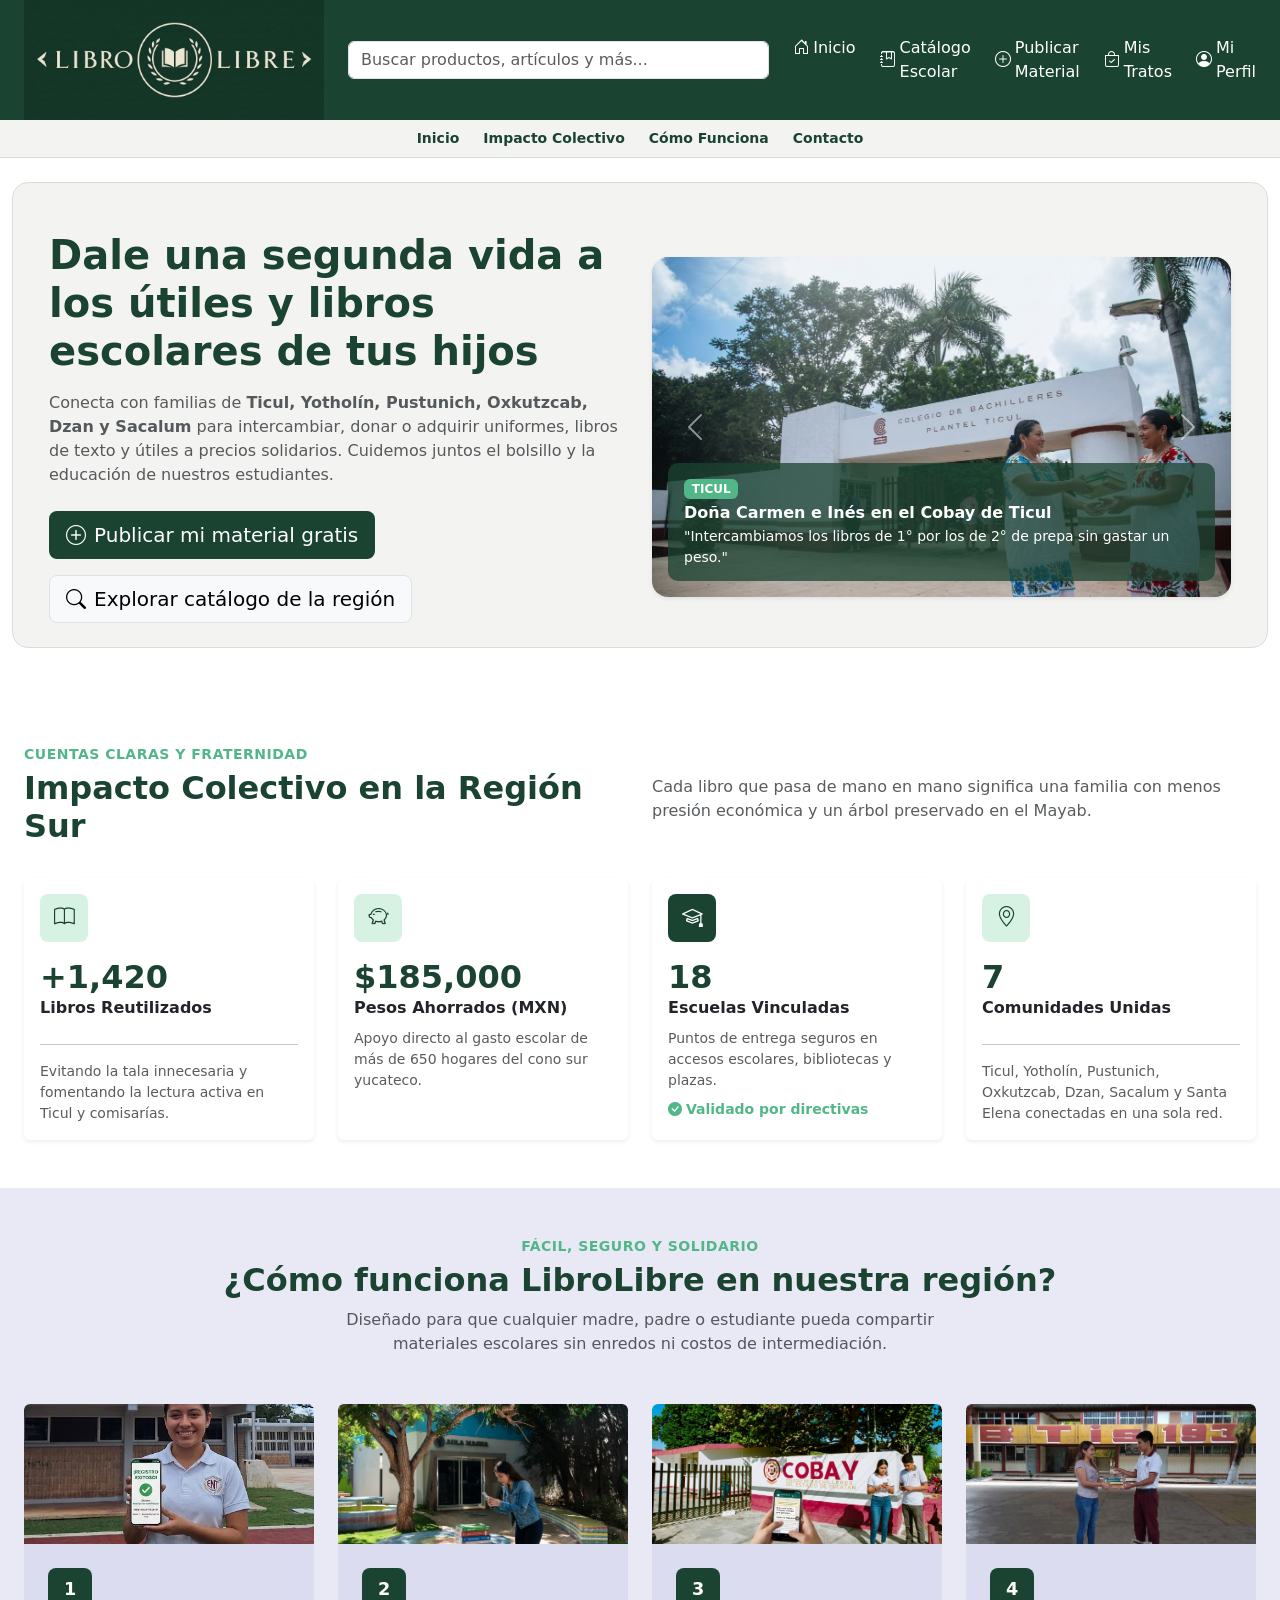
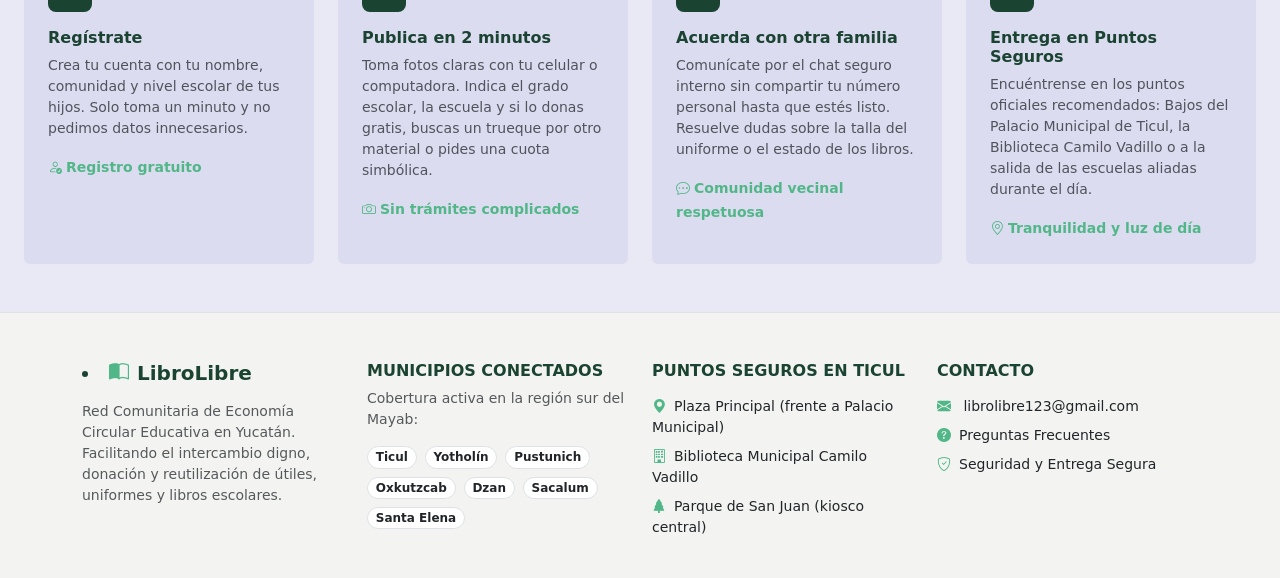
<file: htmls/index.html>
<!DOCTYPE html>
<html lang="en">
<head>
    <meta charset="UTF-8">
    <meta name="viewport" content="width=device-width, initial-scale=1.0">
    <title>Document</title>
    <link rel="stylesheet" href="../styles/style.css">
    <link href="https://cdn.jsdelivr.net/npm/bootstrap@5.3.8/dist/css/bootstrap.min.css" rel="stylesheet" integrity="sha384-sRIl4kxILFvY47J16cr9ZwB07vP4J8+LH7qKQnuqkuIAvNWLzeN8tE5YBujZqJLB" crossorigin="anonymous">
    <!-- Bootstrap Icons -->


    <link href="https://cdn.jsdelivr.net/npm/bootstrap-icons@1.11.3/font/bootstrap-icons.css" rel="stylesheet">
  </head>
<body>
    <script src="https://cdn.jsdelivr.net/npm/bootstrap@5.3.8/dist/js/bootstrap.bundle.min.js" integrity="sha384-FKyoEForCGlyvwx9Hj09JcYn3nv7wiPVlz7YYwJrWVcXK/BmnVDxM+D2scQbITxI" crossorigin="anonymous"></script>
    <div class="barra-superior d-flex align-items-center px-4">
    <img src="../img/BanerSimple.jpg" alt="Logo" height="120">

    <div class="input-group ms-4" style="max-width: 500px;">
        <input type="text" class="form-control" placeholder="Buscar productos, artículos y más...">
    </div>

    <ul class="navbar-nav flex-row gap-4 ms-4 mb-0">
    <li class="nav-item">
        <a class="nav-link text-white d-flex align-items-center gap-1" href="index.html">
            <i class="bi bi-house-door"></i> Inicio
        </a>
    </li>
    <li class="nav-item">
        <a class="nav-link text-white d-flex align-items-center gap-1" href="#">
            <i class="bi bi-journal-bookmark"></i> Catálogo Escolar
        </a>
    </li>
    <li class="nav-item">
        <a class="nav-link text-white d-flex align-items-center gap-1" href="publicar.html">
            <i class="bi bi-plus-circle"></i> Publicar Material
        </a>
    </li>
    <li class="nav-item">
        <a class="nav-link text-white d-flex align-items-center gap-1" href="#">
            <i class="bi bi-bag-check"></i> Mis Tratos
        </a>
    </li>
    <li class="nav-item">
        <a class="nav-link text-white d-flex align-items-center gap-1" href="#">
            <i class="bi bi-person-circle"></i> Mi Perfil
        </a>
    </li>
</ul>
</div>

    <main>

      <div class="w-100 sticky-top" style="top:0; z-index:1020;">
  <div class="d-flex flex-wrap justify-content-center gap-2 gap-md-4 py-2 px-3"
       style="background-color:#f3f4f1; border-bottom:1px solid #d8ded9;">
    <a href="#inicio" class="text-decoration-none fw-semibold small" style="color:#1b4332;">Inicio</a>
    <a href="#impacto" class="text-decoration-none fw-semibold small" style="color:#1b4332;">Impacto Colectivo</a>
    <a href="#como-funciona" class="text-decoration-none fw-semibold small" style="color:#1b4332;">Cómo Funciona</a>
    <a href="#contacto" class="text-decoration-none fw-semibold small" style="color:#1b4332;">Contacto</a>
  </div>
</div>

      <!-- carrusel -->

      <section id="inicio" class="container-fluid px-4 py-5">
  <div class="row align-items-center g-4 p-4 rounded-4" style="background-color:#f3f4f1; border:1px solid #d8ded9;">

    <!-- Columna izquierda: texto -->
    <div class="col-lg-6">
      <h1 class="fw-bold mb-3" style="color:#1b4332;">
        Dale una segunda vida a los útiles y libros escolares de tus hijos
      </h1>
      <p class="text-muted mb-4">
        Conecta con familias de <strong>Ticul, Yotholín, Pustunich, Oxkutzcab, Dzan y Sacalum</strong>
        para intercambiar, donar o adquirir uniformes, libros de texto y útiles a precios solidarios.
        Cuidemos juntos el bolsillo y la educación de nuestros estudiantes.
      </p>
      <div class="d-flex gap-3 flex-wrap">
        <a href="#" class="btn btn-lg text-white" style="background-color:#1b4332;">
          <i class="bi bi-plus-circle me-2"></i>Publicar mi material gratis
        </a>
        <a href="#" class="btn btn-lg btn-light border">
          <i class="bi bi-search me-2"></i>Explorar catálogo de la región
        </a>
      </div>
    </div>

    <!-- Columna derecha: carrusel -->
    <div class="col-lg-6">
      <div id="carruselHero" class="carousel slide rounded-4 overflow-hidden shadow-sm" data-bs-ride="carousel">
        <div class="carousel-inner">

          <div class="carousel-item active">
            <img src="../img/usos/carru1.jpg" class="d-block w-100" alt="Impacto real 1" style="height:340px; object-fit:cover;">
            <div class="carousel-caption text-start" style="background:rgba(27,67,50,.75); border-radius:10px; left:1rem; right:1rem; bottom:1rem; padding:.8rem 1rem;">
              <span class="badge mb-1" style="background-color:#52b788;">TICUL</span>
              <h6 class="fw-bold mb-1">Doña Carmen e Inés en el Cobay de Ticul</h6>
              <p class="small mb-0">"Intercambiamos los libros de 1° por los de 2° de prepa sin gastar un peso."</p>
            </div>
          </div>

          <div class="carousel-item">
            <img src="../img/usos/carru2.jpg" class="d-block w-100" alt="Impacto real 2" style="height:340px; object-fit:cover;">
            <div class="carousel-caption text-start" style="background:rgba(27,67,50,.75); border-radius:10px; left:1rem; right:1rem; bottom:1rem; padding:.8rem 1rem;">
              <span class="badge mb-1" style="background-color:#52b788;">OXCUTZCAB</span>
              <h6 class="fw-bold mb-1">Otra historia de tu comunidad</h6>
              <p class="small mb-0">Uniformes en el ITSSY</p>
            </div>
          </div>

          <div class="carousel-item">
            <img src="../img/usos/carru3.jpg" class="d-block w-100" alt="Impacto real 3" style="height:340px; object-fit:cover;">
            <div class="carousel-caption text-start" style="background:rgba(27,67,50,.75); border-radius:10px; left:1rem; right:1rem; bottom:1rem; padding:.8rem 1rem;">
              <span class="badge mb-1" style="background-color:#52b788;">pustucich</span>
              <h6 class="fw-bold mb-1">Otra historia de tu comunidad</h6>
              <p class="small mb-0">escuela primaria de pustucich</p>
            </div>
          </div>

          <div class="carousel-item">
            <img src="../img/usos/carru4.jpg" class="d-block w-100" alt="Impacto real 4" style="height:340px; object-fit:cover;">
            <div class="carousel-caption text-start" style="background:rgba(27,67,50,.75); border-radius:10px; left:1rem; right:1rem; bottom:1rem; padding:.8rem 1rem;">
              <span class="badge mb-1" style="background-color:#52b788;">sacalum</span>
              <h6 class="fw-bold mb-1">Otra historia de tu comunidad</h6>
              <p class="small mb-0">Venta de utiles escolares a bajo precio</p>
            </div>
          </div>

        </div>

        <button class="carousel-control-prev" type="button" data-bs-target="#carruselHero" data-bs-slide="prev">
          <span class="carousel-control-prev-icon"></span>
        </button>
        <button class="carousel-control-next" type="button" data-bs-target="#carruselHero" data-bs-slide="next">
          <span class="carousel-control-next-icon"></span>
        </button>
      </div>
    </div>

  </div>
</section>

<!-- Tarjetas de impacto -->

<section id="impacto" class="container-fluid px-4 py-5">

  <div class="row mb-4">
    <div class="col-lg-6">
      <p class="fw-bold small mb-1" style="color:#52b788; letter-spacing:.5px;">
        CUENTAS CLARAS Y FRATERNIDAD
      </p>
      <h2 class="fw-bold" style="color:#1b4332;">Impacto Colectivo en la Región Sur</h2>
    </div>
    <div class="col-lg-6 d-flex align-items-center">
      <p class="text-muted mb-0">
        Cada libro que pasa de mano en mano significa una familia con menos presión económica
        y un árbol preservado en el Mayab.
      </p>
    </div>
  </div>

  <div class="row g-4">

    <!-- Tarjeta 1: Libros reutilizados -->
    <div class="col-lg-3 col-md-6">
      <div class="card h-100 border-0 shadow-sm p-3">
        <div class="d-flex align-items-center justify-content-center rounded-3 mb-3"
             style="width:48px; height:48px; background-color:#d7f2e3;">
          <i class="bi bi-book" style="color:#1b4332; font-size:1.3rem;"></i>
        </div>
        <h2 class="fw-bold mb-0" style="color:#1b4332;">+1,420</h2>
        <p class="fw-semibold mb-2">Libros Reutilizados</p>
        <hr>
        <p class="text-muted small mb-0">
          Evitando la tala innecesaria y fomentando la lectura activa en Ticul y comisarías.
        </p>
      </div>
    </div>

    <!-- Tarjeta 2: Pesos ahorrados -->
    <div class="col-lg-3 col-md-6">
      <div class="card h-100 border-0 shadow-sm p-3">
        <div class="d-flex align-items-center justify-content-center rounded-3 mb-3"
             style="width:48px; height:48px; background-color:#d7f2e3;">
          <i class="bi bi-piggy-bank" style="color:#1b4332; font-size:1.3rem;"></i>
        </div>
        <h2 class="fw-bold mb-0" style="color:#1b4332;">$185,000</h2>
        <p class="fw-semibold mb-2">Pesos Ahorrados (MXN)</p>
        <p class="text-muted small mb-2">
          Apoyo directo al gasto escolar de más de 650 hogares del cono sur yucateco.
        </p>
        
      </div>
    </div>

    <!-- Tarjeta 3: Escuelas vinculadas -->
    <div class="col-lg-3 col-md-6">
      <div class="card h-100 border-0 shadow-sm p-3">
        <div class="d-flex align-items-center justify-content-center rounded-3 mb-3"
             style="width:48px; height:48px; background-color:#1b4332;">
          <i class="bi bi-mortarboard" style="color:#fff; font-size:1.3rem;"></i>
        </div>
        <h2 class="fw-bold mb-0" style="color:#1b4332;">18</h2>
        <p class="fw-semibold mb-2">Escuelas Vinculadas</p>
        <p class="text-muted small mb-2">
          Puntos de entrega seguros en accesos escolares, bibliotecas y plazas.
        </p>
        <span class="small fw-semibold" style="color:#52b788;">
          <i class="bi bi-check-circle-fill me-1"></i>Validado por directivas
        </span>
      </div>
    </div>

    <!-- Tarjeta 4: Comunidades unidas -->
    <div class="col-lg-3 col-md-6">
      <div class="card h-100 border-0 shadow-sm p-3">
        <div class="d-flex align-items-center justify-content-center rounded-3 mb-3"
             style="width:48px; height:48px; background-color:#d7f2e3;">
          <i class="bi bi-geo-alt" style="color:#1b4332; font-size:1.3rem;"></i>
        </div>
        <h2 class="fw-bold mb-0" style="color:#1b4332;">7</h2>
        <p class="fw-semibold mb-2">Comunidades Unidas</p>
        <hr>
        <p class="text-muted small mb-0">
          Ticul, Yotholín, Pustunich, Oxkutzcab, Dzan, Sacalum y Santa Elena conectadas en una sola red.
        </p>
      </div>
    </div>

  </div>
</section>

<section id="como-funciona" class="container-fluid px-4 py-5" style="background-color:#e8e9f5;">

  <div class="text-center mb-5">
    <p class="fw-bold small mb-1" style="color:#52b788; letter-spacing:.5px;">
      FÁCIL, SEGURO Y SOLIDARIO
    </p>
    <h2 class="fw-bold" style="color:#1b4332;">¿Cómo funciona LibroLibre en nuestra región?</h2>
    <p class="text-muted mx-auto" style="max-width:600px;">
      Diseñado para que cualquier madre, padre o estudiante pueda compartir materiales
      escolares sin enredos ni costos de intermediación.
    </p>
  </div>

  <div class="row g-4">

    <!-- Paso 1: Regístrate -->
    <div class="col-lg-3 col-md-6">
  <div class="card h-100 border-0 overflow-hidden" style="background-color:#dcdcf0;">
    
    <img src="../img/pasos/registro.jpg" class="card-img-top" alt="Regístrate" style="height:140px; object-fit:cover;">

    <div class="card-body p-4">
      <div class="d-flex align-items-center justify-content-center rounded-3 mb-3 fw-bold text-white"
           style="width:44px; height:44px; background-color:#1b4332; font-size:1.1rem;">
        1
      </div>
      <h6 class="fw-bold mb-2" style="color:#1b4332;">Regístrate</h6>
      <p class="text-muted small mb-3">
        Crea tu cuenta con tu nombre, comunidad y nivel escolar de tus hijos.
        Solo toma un minuto y no pedimos datos innecesarios.
      </p>
      <span class="small fw-semibold" style="color:#52b788;">
        <i class="bi bi-person-check me-1"></i>Registro gratuito
      </span>
    </div>

  </div>
</div>

    <!-- Paso 2: Publica -->
<div class="col-lg-3 col-md-6">
  <div class="card h-100 border-0 overflow-hidden" style="background-color:#dcdcf0;">

    <img src="../img/pasos/publi.jpg" class="card-img-top" alt="Publica en 2 minutos" style="height:140px; object-fit:cover;">

    <div class="card-body p-4">
      <div class="d-flex align-items-center justify-content-center rounded-3 mb-3 fw-bold text-white"
           style="width:44px; height:44px; background-color:#1b4332; font-size:1.1rem;">
        2
      </div>
      <h6 class="fw-bold mb-2" style="color:#1b4332;">Publica en 2 minutos</h6>
      <p class="text-muted small mb-3">
        Toma fotos claras con tu celular o computadora. Indica el grado escolar,
        la escuela y si lo donas gratis, buscas un trueque por otro material o pides
        una cuota simbólica.
      </p>
      <span class="small fw-semibold" style="color:#52b788;">
        <i class="bi bi-camera me-1"></i>Sin trámites complicados
      </span>
    </div>

  </div>
</div>

<!-- Paso 3: Acuerda -->
<div class="col-lg-3 col-md-6">
  <div class="card h-100 border-0 overflow-hidden" style="background-color:#dcdcf0;">

    <img src="../img/pasos/acuerdo.jpg" class="card-img-top" alt="Acuerda con otra familia" style="height:140px; object-fit:cover;">

    <div class="card-body p-4">
      <div class="d-flex align-items-center justify-content-center rounded-3 mb-3 fw-bold text-white"
           style="width:44px; height:44px; background-color:#1b4332; font-size:1.1rem;">
        3
      </div>
      <h6 class="fw-bold mb-2" style="color:#1b4332;">Acuerda con otra familia</h6>
      <p class="text-muted small mb-3">
        Comunícate por el chat seguro interno sin compartir tu número personal hasta
        que estés listo. Resuelve dudas sobre la talla del uniforme o el estado de los libros.
      </p>
      <span class="small fw-semibold" style="color:#52b788;">
        <i class="bi bi-chat-dots me-1"></i>Comunidad vecinal respetuosa
      </span>
    </div>

  </div>
</div>

<!-- Paso 4: Entrega -->
<div class="col-lg-3 col-md-6">
  <div class="card h-100 border-0 overflow-hidden" style="background-color:#dcdcf0;">

    <img src="../img/pasos/entrega.jpg" class="card-img-top" alt="Entrega en Puntos Seguros" style="height:140px; object-fit:cover;">

    <div class="card-body p-4">
      <div class="d-flex align-items-center justify-content-center rounded-3 mb-3 fw-bold text-white"
           style="width:44px; height:44px; background-color:#1b4332; font-size:1.1rem;">
        4
      </div>
      <h6 class="fw-bold mb-2" style="color:#1b4332;">Entrega en Puntos Seguros</h6>
      <p class="text-muted small mb-3">
        Encuéntrense en los puntos oficiales recomendados: Bajos del Palacio Municipal
        de Ticul, la Biblioteca Camilo Vadillo o a la salida de las escuelas aliadas
        durante el día.
      </p>
      <span class="small fw-semibold" style="color:#52b788;">
        <i class="bi bi-geo-alt me-1"></i>Tranquilidad y luz de día
      </span>
    </div>

  </div>
</div>

  </div>
</section>




    </main>

    <footer id="contacto" style="background-color:#f3f4f1;" class="pt-5 pb-4 border-top">
  <div class="container">
    <div class="row g-4">

      <!-- Columna 1: Marca -->
      <div class="col-md-3">
        <h5 class="d-flex align-items-center gap-2 fw-bold" style="color:#1b4332;">
          
          <li class="mb-2"><i class="bi bi-book-half me-2" style="color:#52b788;"></i>LibroLibre</li>
        </h5>
        <p class="text-muted small mt-2">
          Red Comunitaria de Economía Circular Educativa en Yucatán. Facilitando el intercambio digno, donación y reutilización de útiles, uniformes y libros escolares.
        </p>        
      </div>

      <!-- Columna 2: Municipios conectados -->
      <div class="col-md-3">
        <h6 class="fw-bold text-uppercase mb-2" style="color:#1b4332;">Municipios Conectados</h6>
        <p class="text-muted small mb-3">Cobertura activa en la región sur del Mayab:</p>
        <div class="d-flex flex-wrap gap-2">
          <span class="badge rounded-pill border text-dark bg-white">Ticul</span>
          <span class="badge rounded-pill border text-dark bg-white">Yotholín</span>
          <span class="badge rounded-pill border text-dark bg-white">Pustunich</span>
          <span class="badge rounded-pill border text-dark bg-white">Oxkutzcab</span>
          <span class="badge rounded-pill border text-dark bg-white">Dzan</span>
          <span class="badge rounded-pill border text-dark bg-white">Sacalum</span>
          <span class="badge rounded-pill border text-dark bg-white">Santa Elena</span>
        </div>
      </div>

      <!-- Columna 3: Puntos seguros -->
      <div class="col-md-3">
        <h6 class="fw-bold text-uppercase mb-3" style="color:#1b4332;">Puntos Seguros en Ticul</h6>
        <ul class="list-unstyled small">
          <li class="mb-2"><i class="bi bi-geo-alt-fill me-2" style="color:#52b788;"></i>Plaza Principal (frente a Palacio Municipal)</li>
          <li class="mb-2"><i class="bi bi-building me-2" style="color:#52b788;"></i>Biblioteca Municipal Camilo Vadillo</li>
          <li class="mb-2"><i class="bi bi-tree-fill me-2" style="color:#52b788;"></i>Parque de San Juan (kiosco central)</li>
        </ul>
      </div>

      <!-- Columna 4: Contacto -->
      <div class="col-md-3">
        <h6 class="fw-bold text-uppercase mb-3" style="color:#1b4332;">Contacto</h6>
        <ul class="list-unstyled small">
          <li class="mb-2">
            <i class="bi bi-envelope-fill me-2" style="color:#52b788;"></i>
            <a href="mailto:librolibre123@gmail.com" class="text-decoration-none text-dark">librolibre123@gmail.com</a>
          </li>
          <li class="mb-2"><i class="bi bi-question-circle-fill me-2" style="color:#52b788;"></i>Preguntas Frecuentes</li>
          <li class="mb-2"><i class="bi bi-shield-check me-2" style="color:#52b788;"></i>Seguridad y Entrega Segura</li>
        </ul>
      </div>

    </div>
  </div>
</footer>
</body>
</html>
</file>
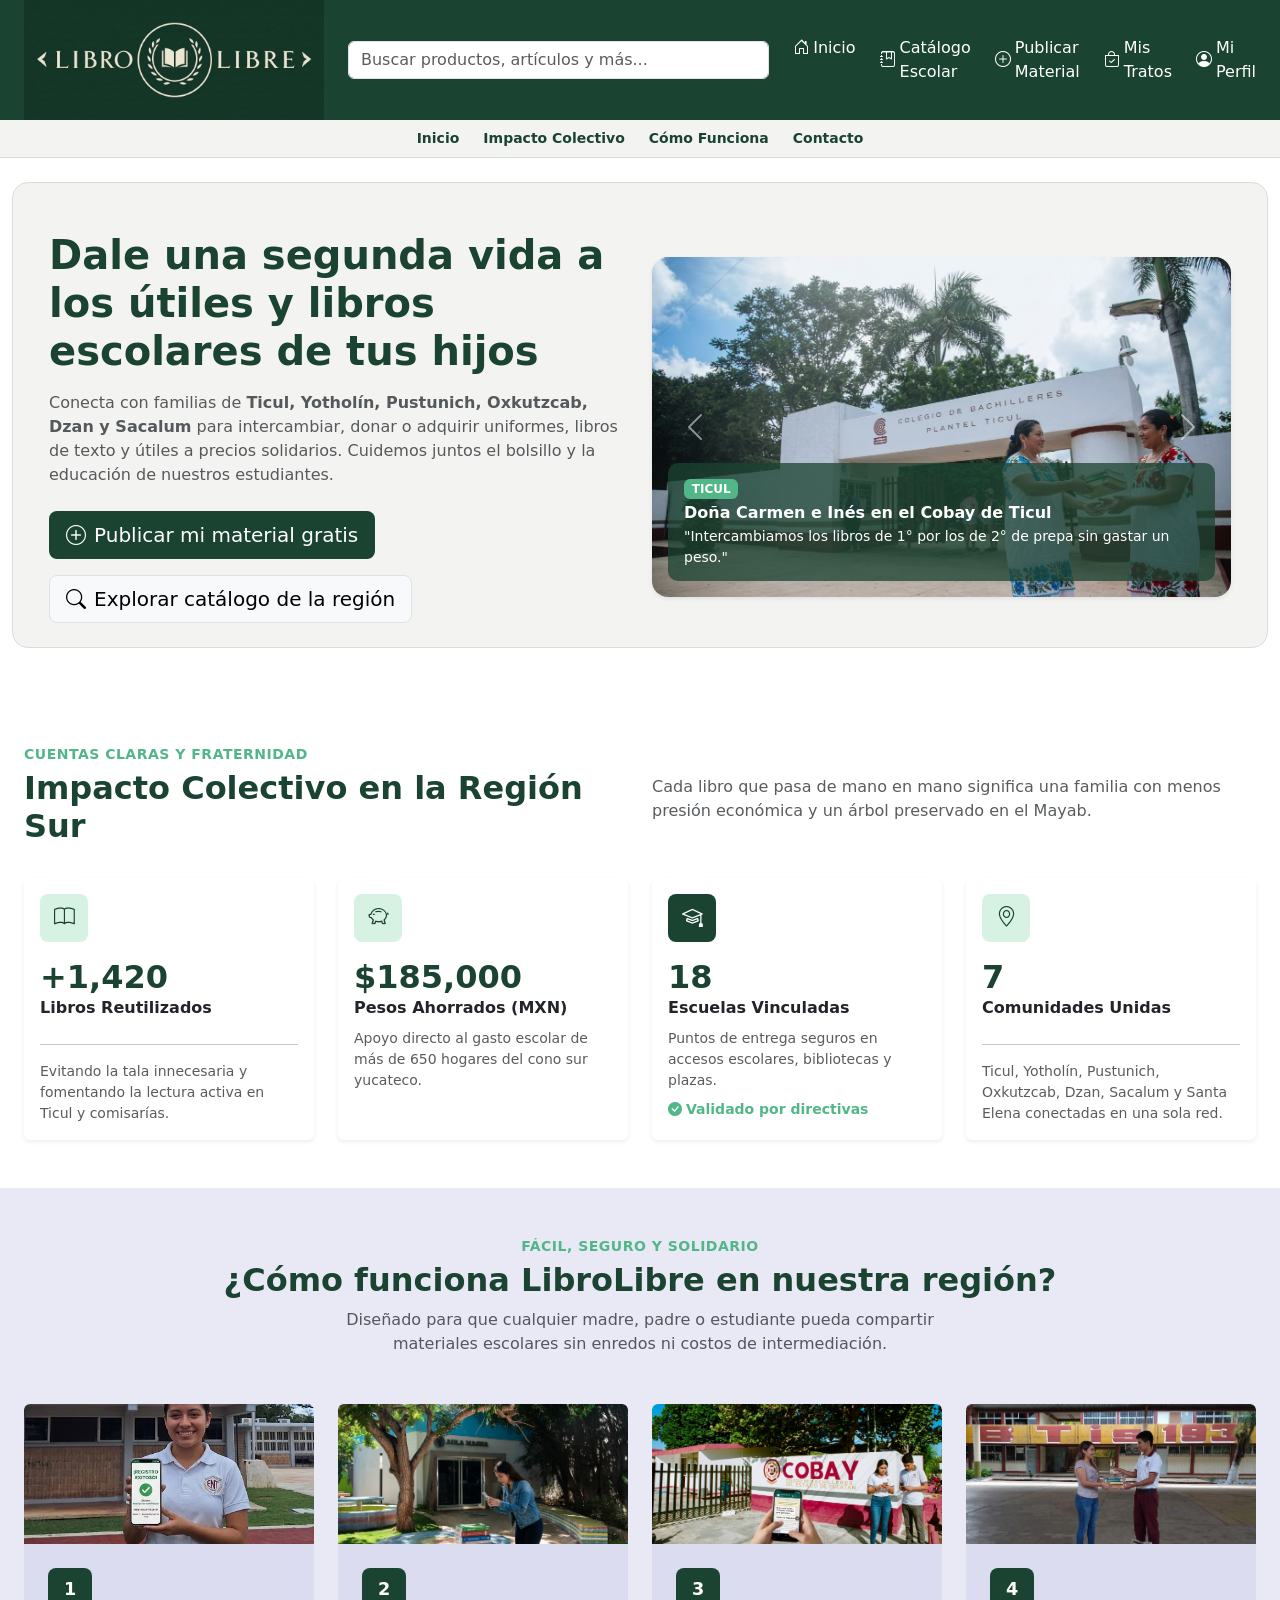
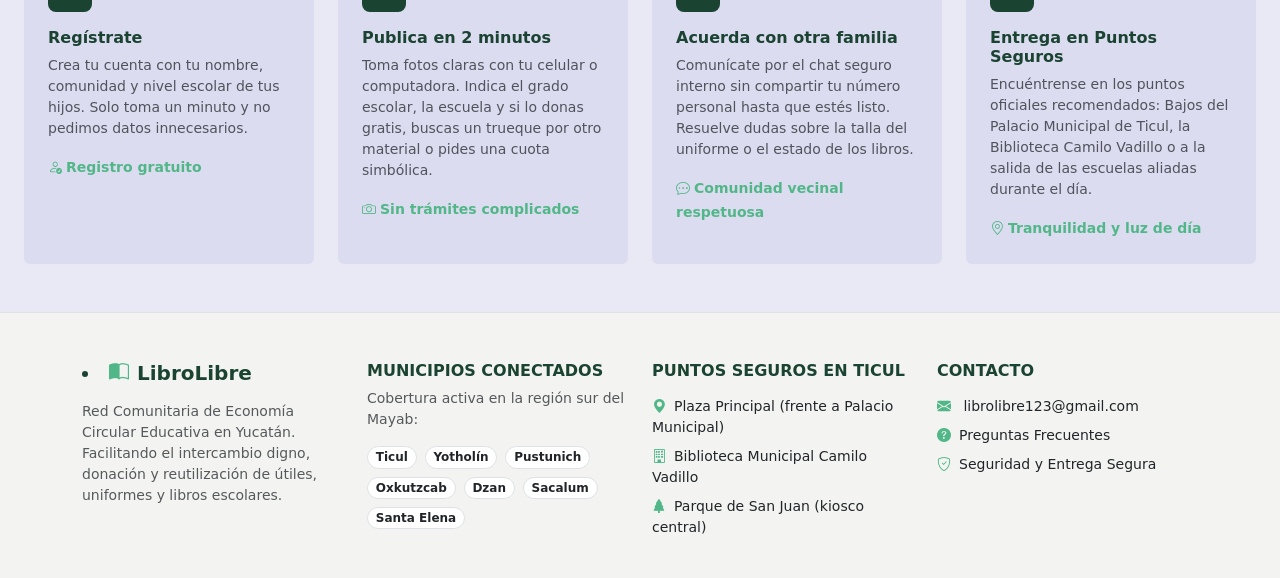
<file: htmls/ejemplo.html>
<!DOCTYPE html>
<html lang="en">
<head>
    <meta charset="UTF-8">
    <meta name="viewport" content="width=device-width, initial-scale=1.0">
    <title>Document</title>
    <link rel="stylesheet" href="../styles/style.css">
    <link href="https://cdn.jsdelivr.net/npm/bootstrap@5.3.8/dist/css/bootstrap.min.css" rel="stylesheet" integrity="sha384-sRIl4kxILFvY47J16cr9ZwB07vP4J8+LH7qKQnuqkuIAvNWLzeN8tE5YBujZqJLB" crossorigin="anonymous">
    <!-- Bootstrap Icons -->


    <link href="https://cdn.jsdelivr.net/npm/bootstrap-icons@1.11.3/font/bootstrap-icons.css" rel="stylesheet">
  </head>
<body>
    <script src="https://cdn.jsdelivr.net/npm/bootstrap@5.3.8/dist/js/bootstrap.bundle.min.js" integrity="sha384-FKyoEForCGlyvwx9Hj09JcYn3nv7wiPVlz7YYwJrWVcXK/BmnVDxM+D2scQbITxI" crossorigin="anonymous"></script>
    <div class="barra-superior d-flex align-items-center px-4">
    <img src="../img/BanerSimple.jpg" alt="Logo" height="120">

    <div class="input-group ms-4" style="max-width: 500px;">
        <input type="text" class="form-control" placeholder="Buscar productos, artículos y más...">
    </div>

    <ul class="navbar-nav flex-row gap-4 ms-4 mb-0">
    <li class="nav-item">
        <a class="nav-link text-white d-flex align-items-center gap-1" href="ejemplo.html">
            <i class="bi bi-house-door"></i> Inicio
        </a>
    </li>
    <li class="nav-item">
        <a class="nav-link text-white d-flex align-items-center gap-1" href="#">
            <i class="bi bi-journal-bookmark"></i> Catálogo Escolar
        </a>
    </li>
    <li class="nav-item">
        <a class="nav-link text-white d-flex align-items-center gap-1" href="publicar.html">
            <i class="bi bi-plus-circle"></i> Publicar Material
        </a>
    </li>
    <li class="nav-item">
        <a class="nav-link text-white d-flex align-items-center gap-1" href="#">
            <i class="bi bi-bag-check"></i> Mis Tratos
        </a>
    </li>
    <li class="nav-item">
        <a class="nav-link text-white d-flex align-items-center gap-1" href="#">
            <i class="bi bi-person-circle"></i> Mi Perfil
        </a>
    </li>
</ul>
</div>

    <main>

      <div class="w-100 sticky-top" style="top:0; z-index:1020;">
  <div class="d-flex flex-wrap justify-content-center gap-2 gap-md-4 py-2 px-3"
       style="background-color:#f3f4f1; border-bottom:1px solid #d8ded9;">
    <a href="#inicio" class="text-decoration-none fw-semibold small" style="color:#1b4332;">Inicio</a>
    <a href="#impacto" class="text-decoration-none fw-semibold small" style="color:#1b4332;">Impacto Colectivo</a>
    <a href="#como-funciona" class="text-decoration-none fw-semibold small" style="color:#1b4332;">Cómo Funciona</a>
    <a href="#contacto" class="text-decoration-none fw-semibold small" style="color:#1b4332;">Contacto</a>
  </div>
</div>

      <!-- carrusel -->

      <section id="inicio" class="container-fluid px-4 py-5">
  <div class="row align-items-center g-4 p-4 rounded-4" style="background-color:#f3f4f1; border:1px solid #d8ded9;">

    <!-- Columna izquierda: texto -->
    <div class="col-lg-6">
      <h1 class="fw-bold mb-3" style="color:#1b4332;">
        Dale una segunda vida a los útiles y libros escolares de tus hijos
      </h1>
      <p class="text-muted mb-4">
        Conecta con familias de <strong>Ticul, Yotholín, Pustunich, Oxkutzcab, Dzan y Sacalum</strong>
        para intercambiar, donar o adquirir uniformes, libros de texto y útiles a precios solidarios.
        Cuidemos juntos el bolsillo y la educación de nuestros estudiantes.
      </p>
      <div class="d-flex gap-3 flex-wrap">
        <a href="#" class="btn btn-lg text-white" style="background-color:#1b4332;">
          <i class="bi bi-plus-circle me-2"></i>Publicar mi material gratis
        </a>
        <a href="#" class="btn btn-lg btn-light border">
          <i class="bi bi-search me-2"></i>Explorar catálogo de la región
        </a>
      </div>
    </div>

    <!-- Columna derecha: carrusel -->
    <div class="col-lg-6">
      <div id="carruselHero" class="carousel slide rounded-4 overflow-hidden shadow-sm" data-bs-ride="carousel">
        <div class="carousel-inner">

          <div class="carousel-item active">
            <img src="../img/usos/carru1.jpg" class="d-block w-100" alt="Impacto real 1" style="height:340px; object-fit:cover;">
            <div class="carousel-caption text-start" style="background:rgba(27,67,50,.75); border-radius:10px; left:1rem; right:1rem; bottom:1rem; padding:.8rem 1rem;">
              <span class="badge mb-1" style="background-color:#52b788;">TICUL</span>
              <h6 class="fw-bold mb-1">Doña Carmen e Inés en el Cobay de Ticul</h6>
              <p class="small mb-0">"Intercambiamos los libros de 1° por los de 2° de prepa sin gastar un peso."</p>
            </div>
          </div>

          <div class="carousel-item">
            <img src="../img/usos/carru2.jpg" class="d-block w-100" alt="Impacto real 2" style="height:340px; object-fit:cover;">
            <div class="carousel-caption text-start" style="background:rgba(27,67,50,.75); border-radius:10px; left:1rem; right:1rem; bottom:1rem; padding:.8rem 1rem;">
              <span class="badge mb-1" style="background-color:#52b788;">OXCUTZCAB</span>
              <h6 class="fw-bold mb-1">Otra historia de tu comunidad</h6>
              <p class="small mb-0">Uniformes en el ITSSY</p>
            </div>
          </div>

          <div class="carousel-item">
            <img src="../img/usos/carru3.jpg" class="d-block w-100" alt="Impacto real 3" style="height:340px; object-fit:cover;">
            <div class="carousel-caption text-start" style="background:rgba(27,67,50,.75); border-radius:10px; left:1rem; right:1rem; bottom:1rem; padding:.8rem 1rem;">
              <span class="badge mb-1" style="background-color:#52b788;">pustucich</span>
              <h6 class="fw-bold mb-1">Otra historia de tu comunidad</h6>
              <p class="small mb-0">escuela primaria de pustucich</p>
            </div>
          </div>

          <div class="carousel-item">
            <img src="../img/usos/carru4.jpg" class="d-block w-100" alt="Impacto real 4" style="height:340px; object-fit:cover;">
            <div class="carousel-caption text-start" style="background:rgba(27,67,50,.75); border-radius:10px; left:1rem; right:1rem; bottom:1rem; padding:.8rem 1rem;">
              <span class="badge mb-1" style="background-color:#52b788;">sacalum</span>
              <h6 class="fw-bold mb-1">Otra historia de tu comunidad</h6>
              <p class="small mb-0">Venta de utiles escolares a bajo precio</p>
            </div>
          </div>

        </div>

        <button class="carousel-control-prev" type="button" data-bs-target="#carruselHero" data-bs-slide="prev">
          <span class="carousel-control-prev-icon"></span>
        </button>
        <button class="carousel-control-next" type="button" data-bs-target="#carruselHero" data-bs-slide="next">
          <span class="carousel-control-next-icon"></span>
        </button>
      </div>
    </div>

  </div>
</section>

<!-- Tarjetas de impacto -->

<section id="impacto" class="container-fluid px-4 py-5">

  <div class="row mb-4">
    <div class="col-lg-6">
      <p class="fw-bold small mb-1" style="color:#52b788; letter-spacing:.5px;">
        CUENTAS CLARAS Y FRATERNIDAD
      </p>
      <h2 class="fw-bold" style="color:#1b4332;">Impacto Colectivo en la Región Sur</h2>
    </div>
    <div class="col-lg-6 d-flex align-items-center">
      <p class="text-muted mb-0">
        Cada libro que pasa de mano en mano significa una familia con menos presión económica
        y un árbol preservado en el Mayab.
      </p>
    </div>
  </div>

  <div class="row g-4">

    <!-- Tarjeta 1: Libros reutilizados -->
    <div class="col-lg-3 col-md-6">
      <div class="card h-100 border-0 shadow-sm p-3">
        <div class="d-flex align-items-center justify-content-center rounded-3 mb-3"
             style="width:48px; height:48px; background-color:#d7f2e3;">
          <i class="bi bi-book" style="color:#1b4332; font-size:1.3rem;"></i>
        </div>
        <h2 class="fw-bold mb-0" style="color:#1b4332;">+1,420</h2>
        <p class="fw-semibold mb-2">Libros Reutilizados</p>
        <hr>
        <p class="text-muted small mb-0">
          Evitando la tala innecesaria y fomentando la lectura activa en Ticul y comisarías.
        </p>
      </div>
    </div>

    <!-- Tarjeta 2: Pesos ahorrados -->
    <div class="col-lg-3 col-md-6">
      <div class="card h-100 border-0 shadow-sm p-3">
        <div class="d-flex align-items-center justify-content-center rounded-3 mb-3"
             style="width:48px; height:48px; background-color:#d7f2e3;">
          <i class="bi bi-piggy-bank" style="color:#1b4332; font-size:1.3rem;"></i>
        </div>
        <h2 class="fw-bold mb-0" style="color:#1b4332;">$185,000</h2>
        <p class="fw-semibold mb-2">Pesos Ahorrados (MXN)</p>
        <p class="text-muted small mb-2">
          Apoyo directo al gasto escolar de más de 650 hogares del cono sur yucateco.
        </p>
        
      </div>
    </div>

    <!-- Tarjeta 3: Escuelas vinculadas -->
    <div class="col-lg-3 col-md-6">
      <div class="card h-100 border-0 shadow-sm p-3">
        <div class="d-flex align-items-center justify-content-center rounded-3 mb-3"
             style="width:48px; height:48px; background-color:#1b4332;">
          <i class="bi bi-mortarboard" style="color:#fff; font-size:1.3rem;"></i>
        </div>
        <h2 class="fw-bold mb-0" style="color:#1b4332;">18</h2>
        <p class="fw-semibold mb-2">Escuelas Vinculadas</p>
        <p class="text-muted small mb-2">
          Puntos de entrega seguros en accesos escolares, bibliotecas y plazas.
        </p>
        <span class="small fw-semibold" style="color:#52b788;">
          <i class="bi bi-check-circle-fill me-1"></i>Validado por directivas
        </span>
      </div>
    </div>

    <!-- Tarjeta 4: Comunidades unidas -->
    <div class="col-lg-3 col-md-6">
      <div class="card h-100 border-0 shadow-sm p-3">
        <div class="d-flex align-items-center justify-content-center rounded-3 mb-3"
             style="width:48px; height:48px; background-color:#d7f2e3;">
          <i class="bi bi-geo-alt" style="color:#1b4332; font-size:1.3rem;"></i>
        </div>
        <h2 class="fw-bold mb-0" style="color:#1b4332;">7</h2>
        <p class="fw-semibold mb-2">Comunidades Unidas</p>
        <hr>
        <p class="text-muted small mb-0">
          Ticul, Yotholín, Pustunich, Oxkutzcab, Dzan, Sacalum y Santa Elena conectadas en una sola red.
        </p>
      </div>
    </div>

  </div>
</section>

<section id="como-funciona" class="container-fluid px-4 py-5" style="background-color:#e8e9f5;">

  <div class="text-center mb-5">
    <p class="fw-bold small mb-1" style="color:#52b788; letter-spacing:.5px;">
      FÁCIL, SEGURO Y SOLIDARIO
    </p>
    <h2 class="fw-bold" style="color:#1b4332;">¿Cómo funciona LibroLibre en nuestra región?</h2>
    <p class="text-muted mx-auto" style="max-width:600px;">
      Diseñado para que cualquier madre, padre o estudiante pueda compartir materiales
      escolares sin enredos ni costos de intermediación.
    </p>
  </div>

  <div class="row g-4">

    <!-- Paso 1: Regístrate -->
    <div class="col-lg-3 col-md-6">
  <div class="card h-100 border-0 overflow-hidden" style="background-color:#dcdcf0;">
    
    <img src="../img/pasos/registro.jpg" class="card-img-top" alt="Regístrate" style="height:140px; object-fit:cover;">

    <div class="card-body p-4">
      <div class="d-flex align-items-center justify-content-center rounded-3 mb-3 fw-bold text-white"
           style="width:44px; height:44px; background-color:#1b4332; font-size:1.1rem;">
        1
      </div>
      <h6 class="fw-bold mb-2" style="color:#1b4332;">Regístrate</h6>
      <p class="text-muted small mb-3">
        Crea tu cuenta con tu nombre, comunidad y nivel escolar de tus hijos.
        Solo toma un minuto y no pedimos datos innecesarios.
      </p>
      <span class="small fw-semibold" style="color:#52b788;">
        <i class="bi bi-person-check me-1"></i>Registro gratuito
      </span>
    </div>

  </div>
</div>

    <!-- Paso 2: Publica -->
<div class="col-lg-3 col-md-6">
  <div class="card h-100 border-0 overflow-hidden" style="background-color:#dcdcf0;">

    <img src="../img/pasos/publi.jpg" class="card-img-top" alt="Publica en 2 minutos" style="height:140px; object-fit:cover;">

    <div class="card-body p-4">
      <div class="d-flex align-items-center justify-content-center rounded-3 mb-3 fw-bold text-white"
           style="width:44px; height:44px; background-color:#1b4332; font-size:1.1rem;">
        2
      </div>
      <h6 class="fw-bold mb-2" style="color:#1b4332;">Publica en 2 minutos</h6>
      <p class="text-muted small mb-3">
        Toma fotos claras con tu celular o computadora. Indica el grado escolar,
        la escuela y si lo donas gratis, buscas un trueque por otro material o pides
        una cuota simbólica.
      </p>
      <span class="small fw-semibold" style="color:#52b788;">
        <i class="bi bi-camera me-1"></i>Sin trámites complicados
      </span>
    </div>

  </div>
</div>

<!-- Paso 3: Acuerda -->
<div class="col-lg-3 col-md-6">
  <div class="card h-100 border-0 overflow-hidden" style="background-color:#dcdcf0;">

    <img src="../img/pasos/acuerdo.jpg" class="card-img-top" alt="Acuerda con otra familia" style="height:140px; object-fit:cover;">

    <div class="card-body p-4">
      <div class="d-flex align-items-center justify-content-center rounded-3 mb-3 fw-bold text-white"
           style="width:44px; height:44px; background-color:#1b4332; font-size:1.1rem;">
        3
      </div>
      <h6 class="fw-bold mb-2" style="color:#1b4332;">Acuerda con otra familia</h6>
      <p class="text-muted small mb-3">
        Comunícate por el chat seguro interno sin compartir tu número personal hasta
        que estés listo. Resuelve dudas sobre la talla del uniforme o el estado de los libros.
      </p>
      <span class="small fw-semibold" style="color:#52b788;">
        <i class="bi bi-chat-dots me-1"></i>Comunidad vecinal respetuosa
      </span>
    </div>

  </div>
</div>

<!-- Paso 4: Entrega -->
<div class="col-lg-3 col-md-6">
  <div class="card h-100 border-0 overflow-hidden" style="background-color:#dcdcf0;">

    <img src="../img/pasos/entrega.jpg" class="card-img-top" alt="Entrega en Puntos Seguros" style="height:140px; object-fit:cover;">

    <div class="card-body p-4">
      <div class="d-flex align-items-center justify-content-center rounded-3 mb-3 fw-bold text-white"
           style="width:44px; height:44px; background-color:#1b4332; font-size:1.1rem;">
        4
      </div>
      <h6 class="fw-bold mb-2" style="color:#1b4332;">Entrega en Puntos Seguros</h6>
      <p class="text-muted small mb-3">
        Encuéntrense en los puntos oficiales recomendados: Bajos del Palacio Municipal
        de Ticul, la Biblioteca Camilo Vadillo o a la salida de las escuelas aliadas
        durante el día.
      </p>
      <span class="small fw-semibold" style="color:#52b788;">
        <i class="bi bi-geo-alt me-1"></i>Tranquilidad y luz de día
      </span>
    </div>

  </div>
</div>

  </div>
</section>




    </main>

    <footer id="contacto" style="background-color:#f3f4f1;" class="pt-5 pb-4 border-top">
  <div class="container">
    <div class="row g-4">

      <!-- Columna 1: Marca -->
      <div class="col-md-3">
        <h5 class="d-flex align-items-center gap-2 fw-bold" style="color:#1b4332;">
          
          <li class="mb-2"><i class="bi bi-book-half me-2" style="color:#52b788;"></i>LibroLibre</li>
        </h5>
        <p class="text-muted small mt-2">
          Red Comunitaria de Economía Circular Educativa en Yucatán. Facilitando el intercambio digno, donación y reutilización de útiles, uniformes y libros escolares.
        </p>        
      </div>

      <!-- Columna 2: Municipios conectados -->
      <div class="col-md-3">
        <h6 class="fw-bold text-uppercase mb-2" style="color:#1b4332;">Municipios Conectados</h6>
        <p class="text-muted small mb-3">Cobertura activa en la región sur del Mayab:</p>
        <div class="d-flex flex-wrap gap-2">
          <span class="badge rounded-pill border text-dark bg-white">Ticul</span>
          <span class="badge rounded-pill border text-dark bg-white">Yotholín</span>
          <span class="badge rounded-pill border text-dark bg-white">Pustunich</span>
          <span class="badge rounded-pill border text-dark bg-white">Oxkutzcab</span>
          <span class="badge rounded-pill border text-dark bg-white">Dzan</span>
          <span class="badge rounded-pill border text-dark bg-white">Sacalum</span>
          <span class="badge rounded-pill border text-dark bg-white">Santa Elena</span>
        </div>
      </div>

      <!-- Columna 3: Puntos seguros -->
      <div class="col-md-3">
        <h6 class="fw-bold text-uppercase mb-3" style="color:#1b4332;">Puntos Seguros en Ticul</h6>
        <ul class="list-unstyled small">
          <li class="mb-2"><i class="bi bi-geo-alt-fill me-2" style="color:#52b788;"></i>Plaza Principal (frente a Palacio Municipal)</li>
          <li class="mb-2"><i class="bi bi-building me-2" style="color:#52b788;"></i>Biblioteca Municipal Camilo Vadillo</li>
          <li class="mb-2"><i class="bi bi-tree-fill me-2" style="color:#52b788;"></i>Parque de San Juan (kiosco central)</li>
        </ul>
      </div>

      <!-- Columna 4: Contacto -->
      <div class="col-md-3">
        <h6 class="fw-bold text-uppercase mb-3" style="color:#1b4332;">Contacto</h6>
        <ul class="list-unstyled small">
          <li class="mb-2">
            <i class="bi bi-envelope-fill me-2" style="color:#52b788;"></i>
            <a href="mailto:librolibre123@gmail.com" class="text-decoration-none text-dark">librolibre123@gmail.com</a>
          </li>
          <li class="mb-2"><i class="bi bi-question-circle-fill me-2" style="color:#52b788;"></i>Preguntas Frecuentes</li>
          <li class="mb-2"><i class="bi bi-shield-check me-2" style="color:#52b788;"></i>Seguridad y Entrega Segura</li>
        </ul>
      </div>

    </div>
  </div>
</footer>
</body>
</html>
</file>
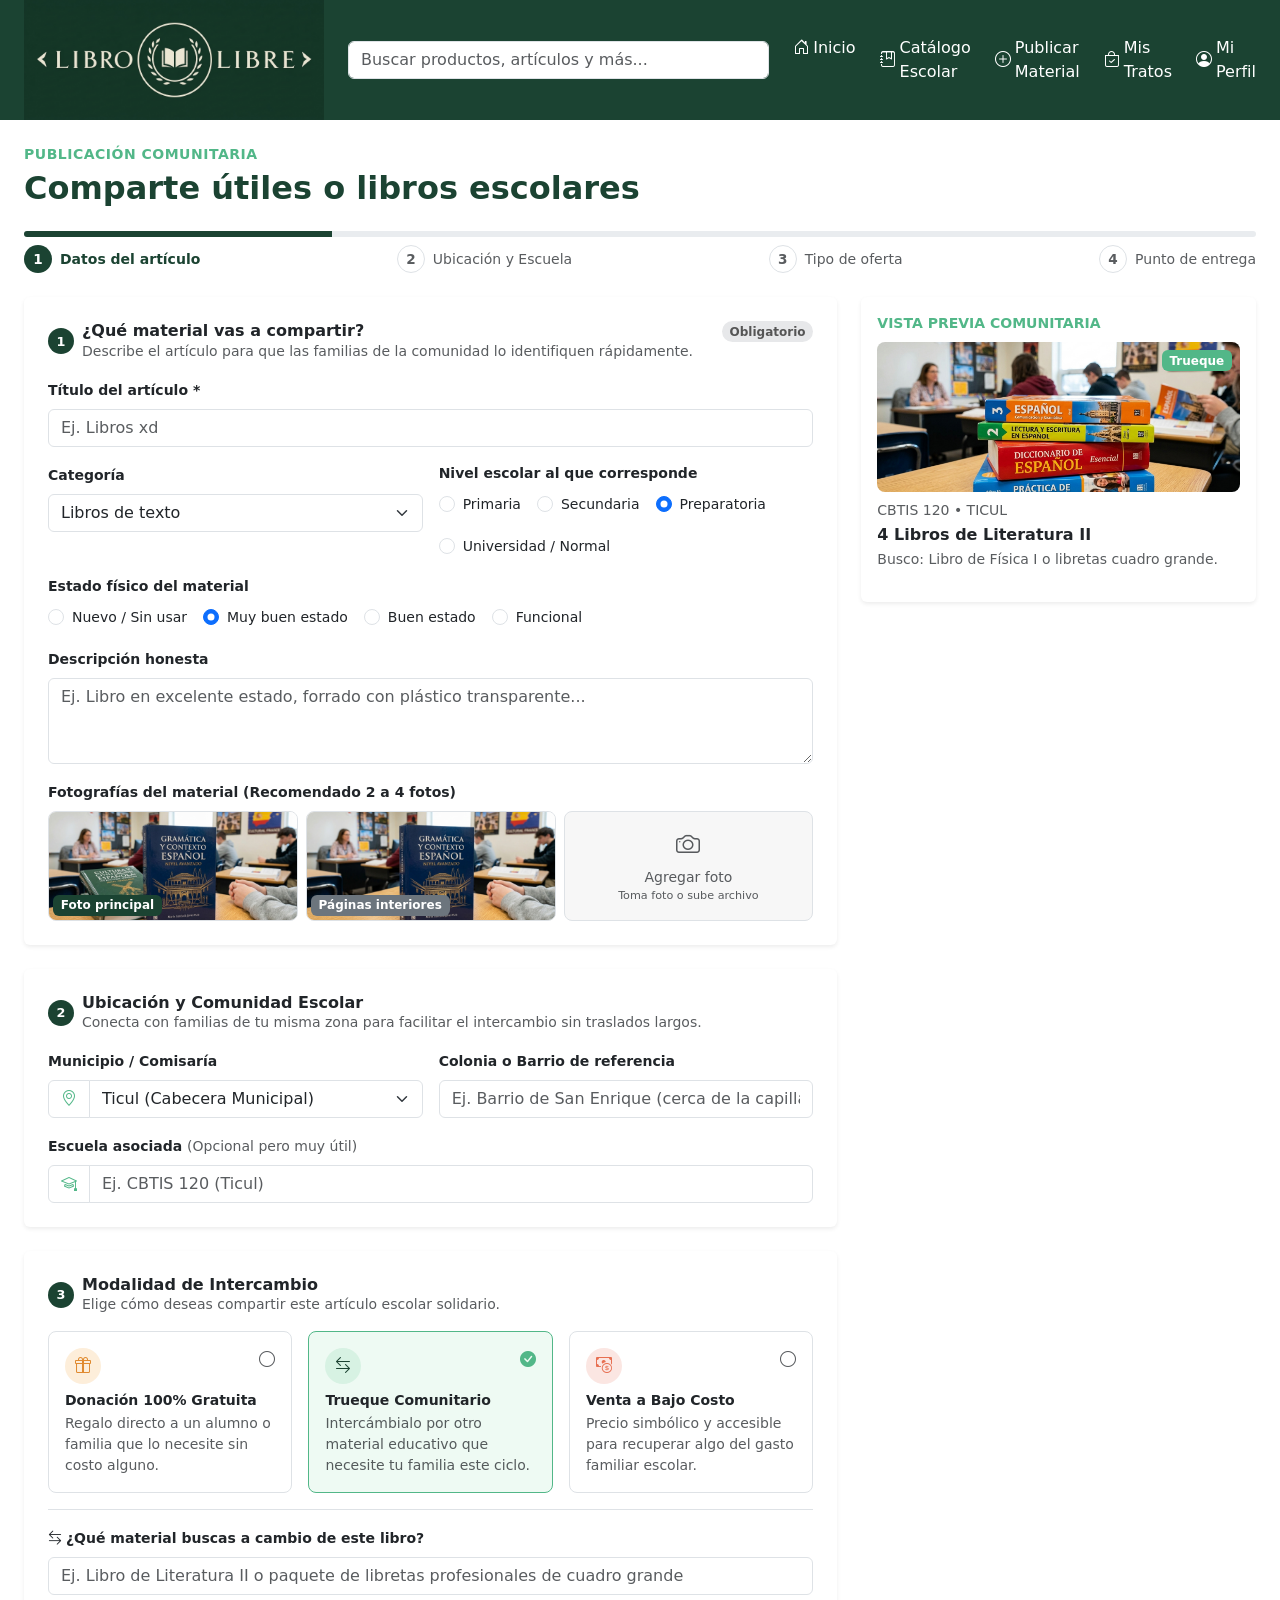
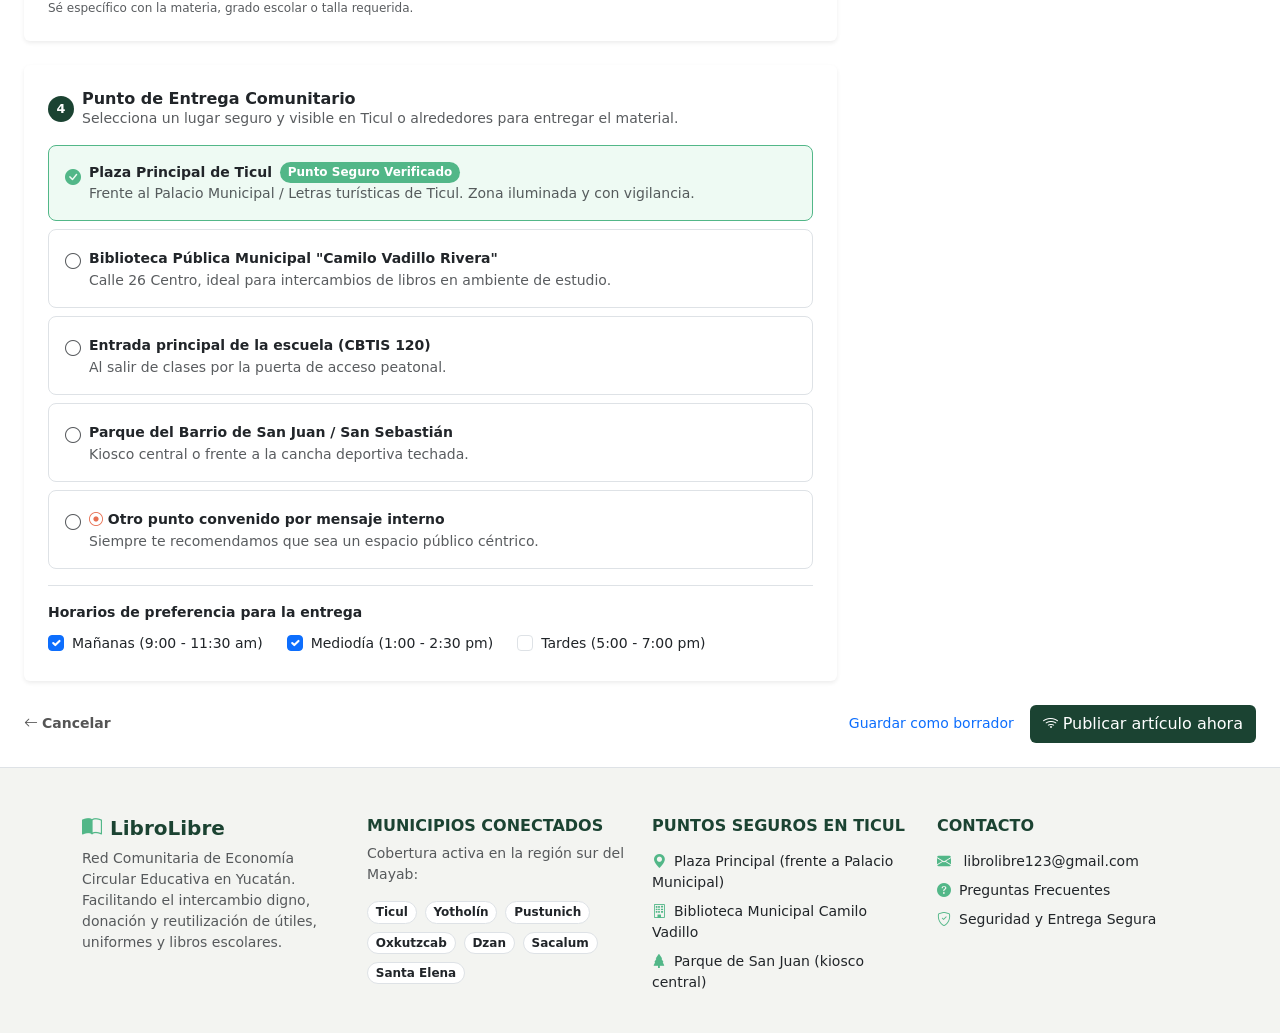
<file: htmls/publicar.html>
<!DOCTYPE html>
<html lang="es">
<head>
    <meta charset="UTF-8">
    <meta name="viewport" content="width=device-width, initial-scale=1.0">
    <title>Publicar material — LibroLibre</title>
    <link rel="stylesheet" href="../styles/style.css">
    <link href="https://cdn.jsdelivr.net/npm/bootstrap@5.3.8/dist/css/bootstrap.min.css" rel="stylesheet" integrity="sha384-sRIl4kxILFvY47J16cr9ZwB07vP4J8+LH7qKQnuqkuIAvNWLzeN8tE5YBujZqJLB" crossorigin="anonymous">
    <!-- Bootstrap Icons -->
    <link href="https://cdn.jsdelivr.net/npm/bootstrap-icons@1.11.3/font/bootstrap-icons.css" rel="stylesheet">
</head>
<body>

    <div class="barra-superior d-flex align-items-center px-4">
        <img src="../img/BanerSimple.jpg" alt="Logo" height="120">

        <div class="input-group ms-4" style="max-width: 500px;">
            <input type="text" class="form-control" placeholder="Buscar productos, artículos y más...">
        </div>

        <ul class="navbar-nav flex-row gap-4 ms-4 mb-0">
            <li class="nav-item">
                <a class="nav-link text-white d-flex align-items-center gap-1" href="index.html">
                    <i class="bi bi-house-door"></i> Inicio
                </a>
            </li>
            <li class="nav-item">
                <a class="nav-link text-white d-flex align-items-center gap-1" href="#">
                    <i class="bi bi-journal-bookmark"></i> Catálogo Escolar
                </a>
            </li>
            <li class="nav-item">
                <a class="nav-link text-white d-flex align-items-center gap-1" href="publicar.html">
                    <i class="bi bi-plus-circle"></i> Publicar Material
                </a>
            </li>
            <li class="nav-item">
                <a class="nav-link text-white d-flex align-items-center gap-1" href="#">
                    <i class="bi bi-bag-check"></i> Mis Tratos
                </a>
            </li>
            <li class="nav-item">
                <a class="nav-link text-white d-flex align-items-center gap-1" href="#">
                    <i class="bi bi-person-circle"></i> Mi Perfil
                </a>
            </li>
        </ul>
    </div>

    <main class="container-fluid px-4 py-4">

        <!-- Encabezado -->
        <p class="fw-bold small mb-1" style="color:#52b788; letter-spacing:.5px;">PUBLICACIÓN COMUNITARIA</p>
        <h2 class="fw-bold mb-4" style="color:#1b4332;">Comparte útiles o libros escolares</h2>

        <!-- Barra de progreso -->
        <div class="progress mb-2" style="height:6px;">
            <div class="progress-bar" style="width:25%; background-color:#1b4332;"></div>
        </div>

        <div class="d-flex justify-content-between mb-4 flex-wrap gap-2">
            <div class="d-flex align-items-center gap-2">
                <span class="d-flex align-items-center justify-content-center rounded-circle text-white fw-bold"
                      style="width:28px; height:28px; background-color:#1b4332; font-size:.85rem;">1</span>
                <span class="small fw-semibold" style="color:#1b4332;">Datos del artículo</span>
            </div>
            <div class="d-flex align-items-center gap-2 text-muted">
                <span class="d-flex align-items-center justify-content-center rounded-circle border fw-bold"
                      style="width:28px; height:28px; font-size:.85rem;">2</span>
                <span class="small">Ubicación y Escuela</span>
            </div>
            <div class="d-flex align-items-center gap-2 text-muted">
                <span class="d-flex align-items-center justify-content-center rounded-circle border fw-bold"
                      style="width:28px; height:28px; font-size:.85rem;">3</span>
                <span class="small">Tipo de oferta</span>
            </div>
            <div class="d-flex align-items-center gap-2 text-muted">
                <span class="d-flex align-items-center justify-content-center rounded-circle border fw-bold"
                      style="width:28px; height:28px; font-size:.85rem;">4</span>
                <span class="small">Punto de entrega</span>
            </div>
        </div>

        <div class="row g-4">

            <!-- Columna izquierda: formulario -->
            <div class="col-lg-8">

                <!-- Paso 1 -->
                <div class="card border-0 shadow-sm p-4">

                    <div class="d-flex justify-content-between align-items-start mb-3">
                        <div class="d-flex align-items-center gap-2">
                            <span class="d-flex align-items-center justify-content-center rounded-circle text-white fw-bold"
                                  style="width:26px; height:26px; background-color:#1b4332; font-size:.8rem;">1</span>
                            <div>
                                <h6 class="fw-bold mb-0">¿Qué material vas a compartir?</h6>
                                <p class="text-muted small mb-0">Describe el artículo para que las familias de la comunidad lo identifiquen rápidamente.</p>
                            </div>
                        </div>
                        <span class="badge rounded-pill" style="background-color:#e7e8ea; color:#555;">Obligatorio</span>
                    </div>

                    <div class="mb-3">
                        <label class="form-label small fw-semibold">Título del artículo *</label>
                        <input type="text" class="form-control" placeholder="Ej. Libros xd">
                    </div>

                    <div class="row g-3 mb-3">
                        <div class="col-md-6">
                            <label class="form-label small fw-semibold">Categoría</label>
                            <select class="form-select">
                                <option>Libros de texto</option>
                                <option>Uniformes</option>
                                <option>Cuadernos y útiles</option>
                                <option>Mochilas</option>
                            </select>
                        </div>
                        <div class="col-md-6">
                            <label class="form-label small fw-semibold d-block">Nivel escolar al que corresponde</label>
                            <div class="d-flex flex-wrap gap-3 mt-2">
                                <div class="form-check">
                                    <input class="form-check-input" type="radio" name="nivel" id="primaria">
                                    <label class="form-check-label small" for="primaria">Primaria</label>
                                </div>
                                <div class="form-check">
                                    <input class="form-check-input" type="radio" name="nivel" id="secundaria">
                                    <label class="form-check-label small" for="secundaria">Secundaria</label>
                                </div>
                                <div class="form-check">
                                    <input class="form-check-input" type="radio" name="nivel" id="prepa" checked>
                                    <label class="form-check-label small" for="prepa">Preparatoria</label>
                                </div>
                                <div class="form-check">
                                    <input class="form-check-input" type="radio" name="nivel" id="universidad">
                                    <label class="form-check-label small" for="universidad">Universidad / Normal</label>
                                </div>
                            </div>
                        </div>
                    </div>

                    <div class="mb-3">
                        <label class="form-label small fw-semibold d-block">Estado físico del material</label>
                        <div class="d-flex flex-wrap gap-3 mt-2">
                            <div class="form-check">
                                <input class="form-check-input" type="radio" name="estado" id="nuevo">
                                <label class="form-check-label small" for="nuevo">Nuevo / Sin usar</label>
                            </div>
                            <div class="form-check">
                                <input class="form-check-input" type="radio" name="estado" id="muybuen" checked>
                                <label class="form-check-label small" for="muybuen">Muy buen estado</label>
                            </div>
                            <div class="form-check">
                                <input class="form-check-input" type="radio" name="estado" id="buen">
                                <label class="form-check-label small" for="buen">Buen estado</label>
                            </div>
                            <div class="form-check">
                                <input class="form-check-input" type="radio" name="estado" id="funcional">
                                <label class="form-check-label small" for="funcional">Funcional</label>
                            </div>
                        </div>
                    </div>

                    <div class="mb-3">
                        <label class="form-label small fw-semibold">Descripción honesta</label>
                        <textarea class="form-control" rows="3" placeholder="Ej. Libro en excelente estado, forrado con plástico transparente..."></textarea>
                    </div>

                    <div>
                        <label class="form-label small fw-semibold">Fotografías del material (Recomendado 2 a 4 fotos)</label>
                        <div class="row g-2">
                            <div class="col-4">
                                <div class="border rounded-3 overflow-hidden position-relative" style="height:110px;">
                                    <img src="../img/publicar/libro3.jpg" class="w-100 h-100" style="object-fit:cover;" alt="Foto principal">
                                    <span class="badge position-absolute bottom-0 start-0 m-1" style="background-color:#1b4332;">Foto principal</span>
                                </div>
                            </div>
                            <div class="col-4">
                                <div class="border rounded-3 overflow-hidden position-relative" style="height:110px;">
                                    <img src="../img/publicar/libro2.jpg" class="w-100 h-100" style="object-fit:cover;" alt="Páginas interiores">
                                    <span class="badge position-absolute bottom-0 start-0 m-1 bg-secondary">Páginas interiores</span>
                                </div>
                            </div>
                            <div class="col-4">
                                <div class="border rounded-3 d-flex flex-column align-items-center justify-content-center text-muted"
                                     style="height:110px; background-color:#f7f7f7; cursor:pointer;">
                                    <i class="bi bi-camera fs-4"></i>
                                    <span class="small mt-1">Agregar foto</span>
                                    <span class="small text-muted" style="font-size:.7rem;">Toma foto o sube archivo</span>
                                </div>
                            </div>
                        </div>
                    </div>

                </div>

                <!-- Paso 2 -->
                <div class="card border-0 shadow-sm p-4 mt-4">

                    <div class="d-flex align-items-center gap-2 mb-3">
                        <span class="d-flex align-items-center justify-content-center rounded-circle text-white fw-bold"
                              style="width:26px; height:26px; background-color:#1b4332; font-size:.8rem;">2</span>
                        <div>
                            <h6 class="fw-bold mb-0">Ubicación y Comunidad Escolar</h6>
                            <p class="text-muted small mb-0">Conecta con familias de tu misma zona para facilitar el intercambio sin traslados largos.</p>
                        </div>
                    </div>

                    <div class="row g-3 mb-3">
                        <div class="col-md-6">
                            <label class="form-label small fw-semibold">Municipio / Comisaría</label>
                            <div class="input-group">
                                <span class="input-group-text bg-white"><i class="bi bi-geo-alt" style="color:#52b788;"></i></span>
                                <select class="form-select">
                                    <option>Ticul (Cabecera Municipal)</option>
                                    <option>Yotholín</option>
                                    <option>Pustunich</option>
                                    <option>Oxkutzcab</option>
                                    <option>Dzan</option>
                                    <option>Sacalum</option>
                                    <option>Santa Elena</option>
                                </select>
                            </div>
                        </div>
                        <div class="col-md-6">
                            <label class="form-label small fw-semibold">Colonia o Barrio de referencia</label>
                            <input type="text" class="form-control" placeholder="Ej. Barrio de San Enrique (cerca de la capilla)">
                        </div>
                    </div>

                    <div>
                        <label class="form-label small fw-semibold">Escuela asociada <span class="text-muted fw-normal">(Opcional pero muy útil)</span></label>
                        <div class="input-group">
                            <span class="input-group-text bg-white"><i class="bi bi-mortarboard" style="color:#52b788;"></i></span>
                            <input type="text" class="form-control" placeholder="Ej. CBTIS 120 (Ticul)">
                        </div>
                    </div>

                </div>

                <!-- Paso 3 -->
                <div class="card border-0 shadow-sm p-4 mt-4">

                    <div class="d-flex align-items-center gap-2 mb-3">
                        <span class="d-flex align-items-center justify-content-center rounded-circle text-white fw-bold"
                              style="width:26px; height:26px; background-color:#1b4332; font-size:.8rem;">3</span>
                        <div>
                            <h6 class="fw-bold mb-0">Modalidad de Intercambio</h6>
                            <p class="text-muted small mb-0">Elige cómo deseas compartir este artículo escolar solidario.</p>
                        </div>
                    </div>

                    <div class="row g-3 mb-3">

                        <!-- Opción: Donación -->
                        <div class="col-md-4">
                            <label class="w-100" style="cursor:pointer;">
                                <input type="radio" name="modalidad" class="d-none" id="modDonacion">
                                <div class="border rounded-3 p-3 h-100">
                                    <div class="d-flex justify-content-between align-items-start mb-2">
                                        <div class="d-flex align-items-center justify-content-center rounded-circle"
                                             style="width:36px; height:36px; background-color:#fdeeda;">
                                            <i class="bi bi-gift" style="color:#e08a2f;"></i>
                                        </div>
                                        <i class="bi bi-circle text-muted"></i>
                                    </div>
                                    <h6 class="fw-bold small mb-1">Donación 100% Gratuita</h6>
                                    <p class="text-muted small mb-0">Regalo directo a un alumno o familia que lo necesite sin costo alguno.</p>
                                </div>
                            </label>
                        </div>

                        <!-- Opción: Trueque (seleccionada por defecto) -->
                        <div class="col-md-4">
                            <label class="w-100" style="cursor:pointer;">
                                <input type="radio" name="modalidad" class="d-none" id="modTrueque" checked>
                                <div class="border rounded-3 p-3 h-100" style="border-color:#52b788 !important; background-color:#eefaf3;">
                                    <div class="d-flex justify-content-between align-items-start mb-2">
                                        <div class="d-flex align-items-center justify-content-center rounded-circle"
                                             style="width:36px; height:36px; background-color:#d7f2e3;">
                                            <i class="bi bi-arrow-left-right" style="color:#1b4332;"></i>
                                        </div>
                                        <i class="bi bi-check-circle-fill" style="color:#52b788;"></i>
                                    </div>
                                    <h6 class="fw-bold small mb-1">Trueque Comunitario</h6>
                                    <p class="text-muted small mb-0">Intercámbialo por otro material educativo que necesite tu familia este ciclo.</p>
                                </div>
                            </label>
                        </div>

                        <!-- Opción: Venta -->
                        <div class="col-md-4">
                            <label class="w-100" style="cursor:pointer;">
                                <input type="radio" name="modalidad" class="d-none" id="modVenta">
                                <div class="border rounded-3 p-3 h-100">
                                    <div class="d-flex justify-content-between align-items-start mb-2">
                                        <div class="d-flex align-items-center justify-content-center rounded-circle"
                                             style="width:36px; height:36px; background-color:#fbe6e2;">
                                            <i class="bi bi-cash-coin" style="color:#e76f51;"></i>
                                        </div>
                                        <i class="bi bi-circle text-muted"></i>
                                    </div>
                                    <h6 class="fw-bold small mb-1">Venta a Bajo Costo</h6>
                                    <p class="text-muted small mb-0">Precio simbólico y accesible para recuperar algo del gasto familiar escolar.</p>
                                </div>
                            </label>
                        </div>

                    </div>

                    <!-- Campo condicional: solo aplica si se elige Trueque -->
                    <div class="border-top pt-3" id="campoTrueque">
                        <label class="form-label small fw-semibold">
                            <i class="bi bi-arrow-left-right me-1"></i>¿Qué material buscas a cambio de este libro?
                        </label>
                        <input type="text" class="form-control mb-1" placeholder="Ej. Libro de Literatura II o paquete de libretas profesionales de cuadro grande">
                        <p class="text-muted small mb-0" style="font-size:.75rem;">Sé específico con la materia, grado escolar o talla requerida.</p>
                    </div>

                </div>

                <!-- Paso 4 -->
                <div class="card border-0 shadow-sm p-4 mt-4">

                    <div class="d-flex align-items-center gap-2 mb-3">
                        <span class="d-flex align-items-center justify-content-center rounded-circle text-white fw-bold"
                              style="width:26px; height:26px; background-color:#1b4332; font-size:.8rem;">4</span>
                        <div>
                            <h6 class="fw-bold mb-0">Punto de Entrega Comunitario</h6>
                            <p class="text-muted small mb-0">Selecciona un lugar seguro y visible en Ticul o alrededores para entregar el material.</p>
                        </div>
                    </div>

                    <div class="d-flex flex-column gap-2 mb-3">

                        <label class="w-100" style="cursor:pointer;">
                            <input type="radio" name="puntoEntrega" class="d-none" id="puntoPlaza" checked>
                            <div class="border rounded-3 p-3 d-flex align-items-start gap-2" style="border-color:#52b788 !important; background-color:#eefaf3;">
                                <i class="bi bi-check-circle-fill mt-1" style="color:#52b788;"></i>
                                <div>
                                    <div class="d-flex align-items-center gap-2 flex-wrap">
                                        <span class="fw-semibold small">Plaza Principal de Ticul</span>
                                        <span class="badge rounded-pill" style="background-color:#52b788;">Punto Seguro Verificado</span>
                                    </div>
                                    <p class="text-muted small mb-0">Frente al Palacio Municipal / Letras turísticas de Ticul. Zona iluminada y con vigilancia.</p>
                                </div>
                            </div>
                        </label>

                        <label class="w-100" style="cursor:pointer;">
                            <input type="radio" name="puntoEntrega" class="d-none" id="puntoBiblioteca">
                            <div class="border rounded-3 p-3 d-flex align-items-start gap-2">
                                <i class="bi bi-circle mt-1 text-muted"></i>
                                <div>
                                    <span class="fw-semibold small">Biblioteca Pública Municipal "Camilo Vadillo Rivera"</span>
                                    <p class="text-muted small mb-0">Calle 26 Centro, ideal para intercambios de libros en ambiente de estudio.</p>
                                </div>
                            </div>
                        </label>

                        <label class="w-100" style="cursor:pointer;">
                            <input type="radio" name="puntoEntrega" class="d-none" id="puntoEscuela">
                            <div class="border rounded-3 p-3 d-flex align-items-start gap-2">
                                <i class="bi bi-circle mt-1 text-muted"></i>
                                <div>
                                    <span class="fw-semibold small">Entrada principal de la escuela (CBTIS 120)</span>
                                    <p class="text-muted small mb-0">Al salir de clases por la puerta de acceso peatonal.</p>
                                </div>
                            </div>
                        </label>

                        <label class="w-100" style="cursor:pointer;">
                            <input type="radio" name="puntoEntrega" class="d-none" id="puntoParque">
                            <div class="border rounded-3 p-3 d-flex align-items-start gap-2">
                                <i class="bi bi-circle mt-1 text-muted"></i>
                                <div>
                                    <span class="fw-semibold small">Parque del Barrio de San Juan / San Sebastián</span>
                                    <p class="text-muted small mb-0">Kiosco central o frente a la cancha deportiva techada.</p>
                                </div>
                            </div>
                        </label>

                        <label class="w-100" style="cursor:pointer;">
                            <input type="radio" name="puntoEntrega" class="d-none" id="puntoOtro">
                            <div class="border rounded-3 p-3 d-flex align-items-start gap-2">
                                <i class="bi bi-circle mt-1 text-muted"></i>
                                <div>
                                    <span class="fw-semibold small"><i class="bi bi-record-circle" style="color:#e76f51;"></i> Otro punto convenido por mensaje interno</span>
                                    <p class="text-muted small mb-0">Siempre te recomendamos que sea un espacio público céntrico.</p>
                                </div>
                            </div>
                        </label>

                    </div>

                    <div class="border-top pt-3">
                        <label class="form-label small fw-semibold d-block">Horarios de preferencia para la entrega</label>
                        <div class="d-flex flex-wrap gap-4 mt-2">
                            <div class="form-check">
                                <input class="form-check-input" type="checkbox" id="horarioManana" checked>
                                <label class="form-check-label small" for="horarioManana">Mañanas (9:00 - 11:30 am)</label>
                            </div>
                            <div class="form-check">
                                <input class="form-check-input" type="checkbox" id="horarioMediodia" checked>
                                <label class="form-check-label small" for="horarioMediodia">Mediodía (1:00 - 2:30 pm)</label>
                            </div>
                            <div class="form-check">
                                <input class="form-check-input" type="checkbox" id="horarioTarde">
                                <label class="form-check-label small" for="horarioTarde">Tardes (5:00 - 7:00 pm)</label>
                            </div>
                        </div>
                    </div>

                </div>

            </div>

            <!-- Columna derecha: vista previa -->
            <div class="col-lg-4">
                <div class="card border-0 shadow-sm p-3">
                    <p class="fw-bold small mb-2" style="color:#52b788;">VISTA PREVIA COMUNITARIA</p>
                    <div class="position-relative mb-2">
                        <img src="../img/publicar/libro.jpg" class="w-100 rounded-3" style="height:150px; object-fit:cover;" alt="Vista previa">
                        <span class="badge position-absolute top-0 end-0 m-2" style="background-color:#52b788;">Trueque</span>
                    </div>
                    <p class="small text-muted mb-1">CBTIS 120 • TICUL</p>
                    <h6 class="fw-bold mb-1">4 Libros de Literatura II</h6>
                    <p class="small text-muted">Busco: Libro de Física I o libretas cuadro grande.</p>
                </div>
            </div>

        </div>

        <!-- Botones de navegación / acción final -->
        <div class="d-flex justify-content-between align-items-center mt-4">
            <a href="index.html" class="text-decoration-none small fw-semibold" style="color:#555;">
                <i class="bi bi-arrow-left me-1"></i>Cancelar
            </a>
            <div class="d-flex gap-3 align-items-center">
                <a href="#" class="text-decoration-none small">Guardar como borrador</a>
                <button class="btn text-white" style="background-color:#1b4332;">
                    <i class="bi bi-wifi me-1"></i>Publicar artículo ahora
                </button>
            </div>
        </div>

    </main>

    <footer id="contacto" style="background-color:#f3f4f1;" class="pt-5 pb-4 border-top">
        <div class="container">
            <div class="row g-4">

                <!-- Columna 1: Marca -->
                <div class="col-md-3">
                    <h5 class="d-flex align-items-center gap-2 fw-bold" style="color:#1b4332;">
                        <i class="bi bi-book-half" style="color:#52b788;"></i>
                        <span>LibroLibre</span>
                    </h5>
                    <p class="text-muted small mt-2">
                        Red Comunitaria de Economía Circular Educativa en Yucatán. Facilitando el intercambio digno, donación y reutilización de útiles, uniformes y libros escolares.
                    </p>
                </div>

                <!-- Columna 2: Municipios conectados -->
                <div class="col-md-3">
                    <h6 class="fw-bold text-uppercase mb-2" style="color:#1b4332;">Municipios Conectados</h6>
                    <p class="text-muted small mb-3">Cobertura activa en la región sur del Mayab:</p>
                    <div class="d-flex flex-wrap gap-2">
                        <span class="badge rounded-pill border text-dark bg-white">Ticul</span>
                        <span class="badge rounded-pill border text-dark bg-white">Yotholín</span>
                        <span class="badge rounded-pill border text-dark bg-white">Pustunich</span>
                        <span class="badge rounded-pill border text-dark bg-white">Oxkutzcab</span>
                        <span class="badge rounded-pill border text-dark bg-white">Dzan</span>
                        <span class="badge rounded-pill border text-dark bg-white">Sacalum</span>
                        <span class="badge rounded-pill border text-dark bg-white">Santa Elena</span>
                    </div>
                </div>

                <!-- Columna 3: Puntos seguros -->
                <div class="col-md-3">
                    <h6 class="fw-bold text-uppercase mb-3" style="color:#1b4332;">Puntos Seguros en Ticul</h6>
                    <ul class="list-unstyled small">
                        <li class="mb-2"><i class="bi bi-geo-alt-fill me-2" style="color:#52b788;"></i>Plaza Principal (frente a Palacio Municipal)</li>
                        <li class="mb-2"><i class="bi bi-building me-2" style="color:#52b788;"></i>Biblioteca Municipal Camilo Vadillo</li>
                        <li class="mb-2"><i class="bi bi-tree-fill me-2" style="color:#52b788;"></i>Parque de San Juan (kiosco central)</li>
                    </ul>
                </div>

                <!-- Columna 4: Contacto -->
                <div class="col-md-3">
                    <h6 class="fw-bold text-uppercase mb-3" style="color:#1b4332;">Contacto</h6>
                    <ul class="list-unstyled small">
                        <li class="mb-2">
                            <i class="bi bi-envelope-fill me-2" style="color:#52b788;"></i>
                            <a href="mailto:librolibre123@gmail.com" class="text-decoration-none text-dark">librolibre123@gmail.com</a>
                        </li>
                        <li class="mb-2"><i class="bi bi-question-circle-fill me-2" style="color:#52b788;"></i>Preguntas Frecuentes</li>
                        <li class="mb-2"><i class="bi bi-shield-check me-2" style="color:#52b788;"></i>Seguridad y Entrega Segura</li>
                    </ul>
                </div>

            </div>
        </div>
    </footer>

    <script src="https://cdn.jsdelivr.net/npm/bootstrap@5.3.8/dist/js/bootstrap.bundle.min.js" integrity="sha384-FKyoEForCGlyvwx9Hj09JcYn3nv7wiPVlz7YYwJrWVcXK/BmnVDxM+D2scQbITxI" crossorigin="anonymous"></script>
</body>
</html>
</file>
<file: styles/style.css>
.barra-superior { height: 200px; background-color: #1b4332; }
html, body {
  height: 100%;
  scroll-behavior: smooth;
}

body {
  display: flex;
  flex-direction: column;
  min-height: 100vh;
}

main {
  flex: 1; 
}
</file>
